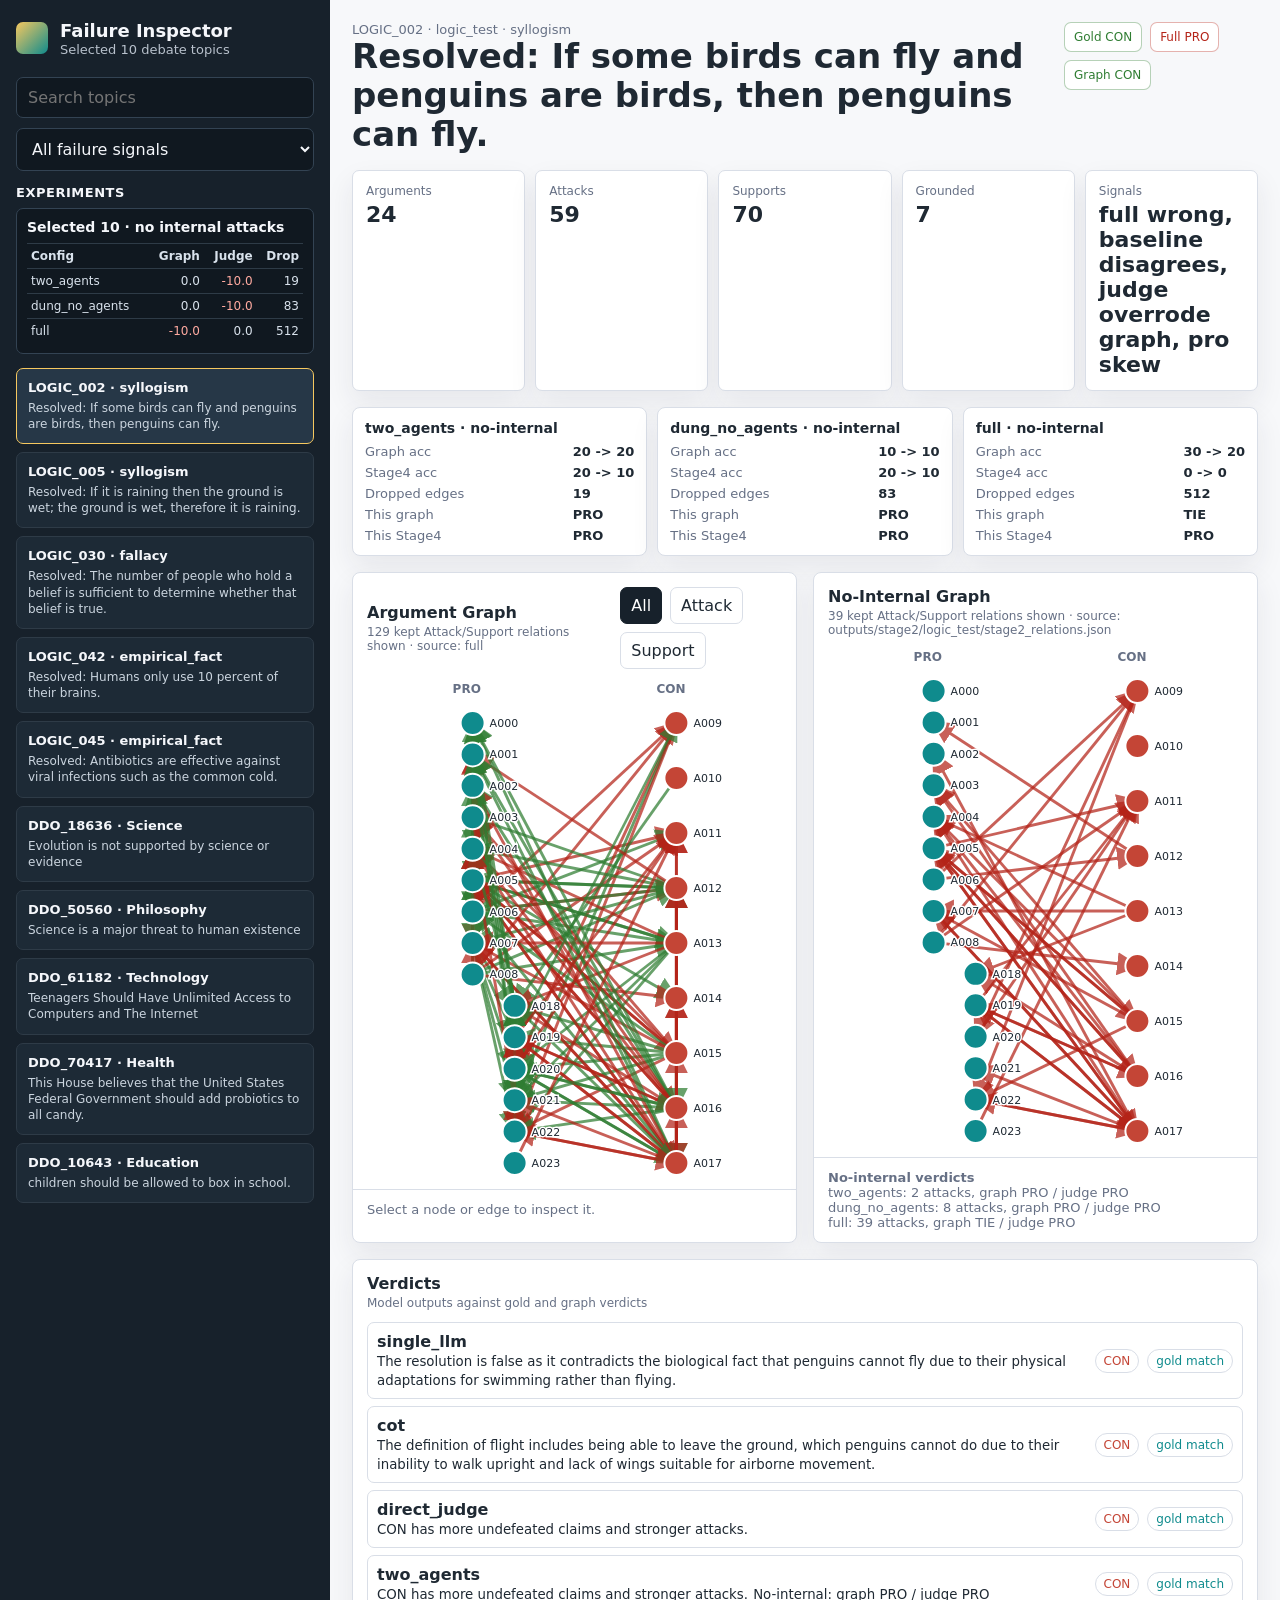
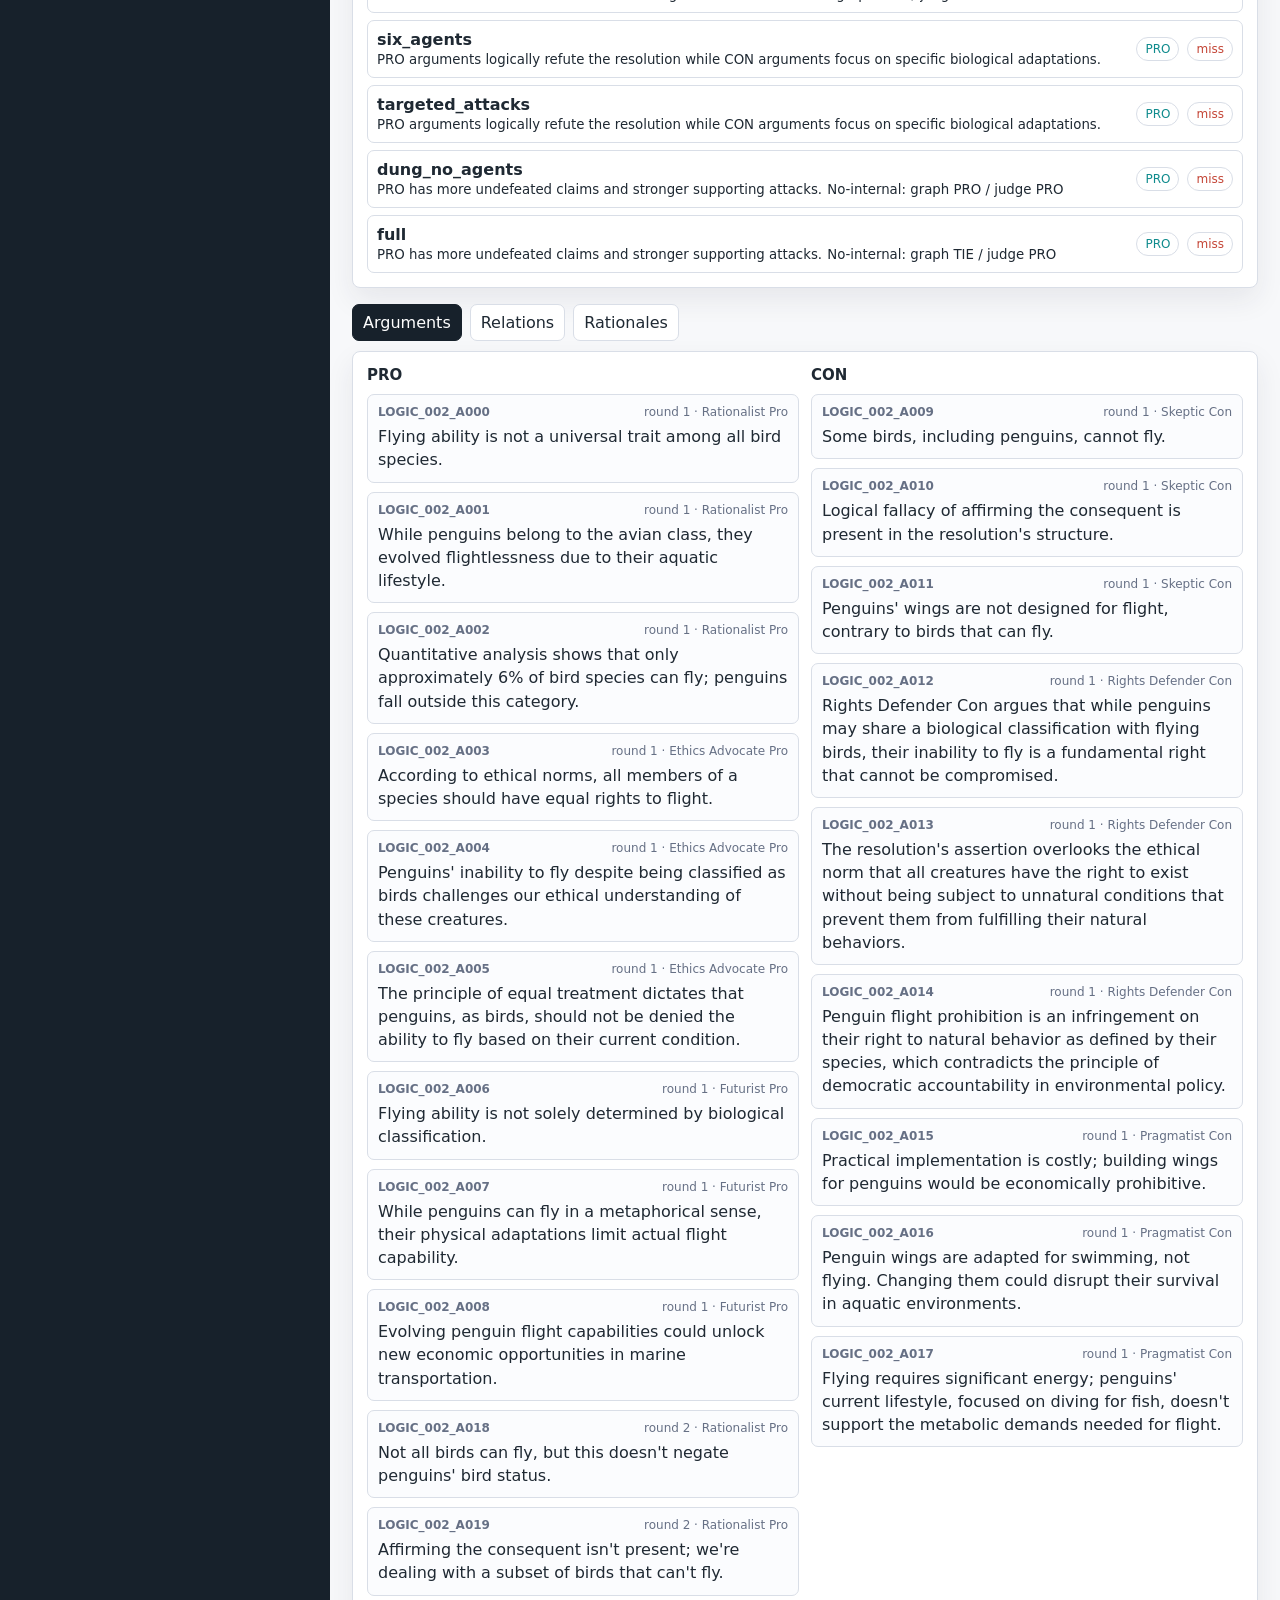
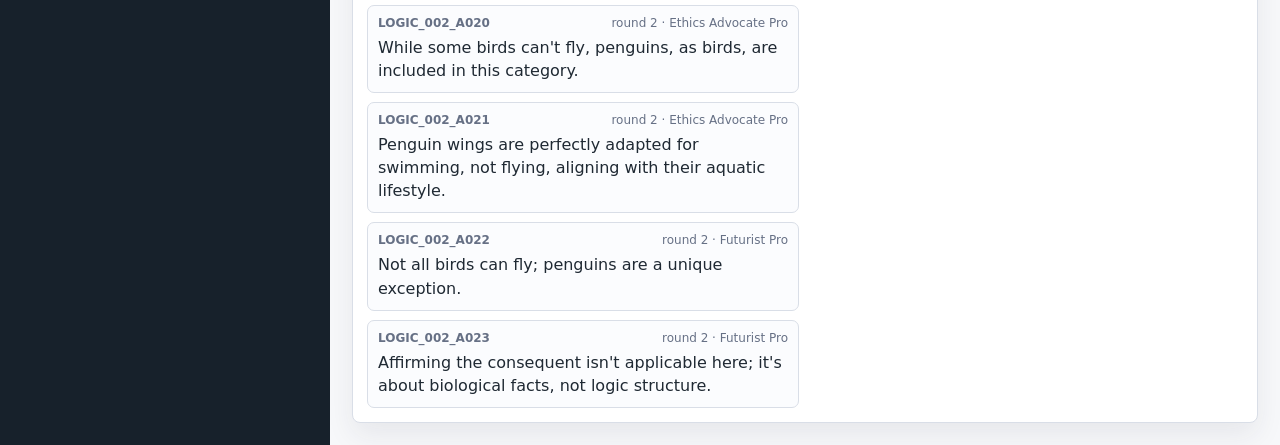
<file: web_inspector/index.html>
<!doctype html>
<html lang="en">
  <head>
    <meta charset="utf-8" />
    <meta name="viewport" content="width=device-width, initial-scale=1" />
    <title>MAJ-Debate Failure Inspector</title>
    <link rel="stylesheet" href="styles.css" />
  </head>
  <body>
    <aside class="sidebar">
      <div class="brand">
        <span class="mark"></span>
        <div>
          <h1>Failure Inspector</h1>
          <p>Selected 10 debate topics</p>
        </div>
      </div>
      <div class="filters">
        <input id="search" type="search" placeholder="Search topics" />
        <select id="flagFilter" aria-label="Failure filter">
          <option value="all">All failure signals</option>
          <option value="full_wrong">Full pipeline wrong</option>
          <option value="baseline_disagrees">Baseline disagrees</option>
          <option value="judge_overrode_graph">Judge overrode graph</option>
          <option value="pro_skew">PRO skew</option>
        </select>
      </div>
      <section id="globalExperiments" class="global-experiments"></section>
      <nav id="topicList" class="topic-list"></nav>
    </aside>

    <main class="workspace">
      <header class="topbar">
        <div>
          <p id="eyebrow" class="eyebrow">Loading</p>
          <h2 id="topicTitle">MAJ-Debate</h2>
        </div>
        <div id="verdictChips" class="chips"></div>
      </header>

      <section class="metrics" id="metrics"></section>

      <section id="experimentSummary" class="experiment-summary"></section>

      <section class="split">
        <div class="panel graph-panel">
          <div class="panel-head">
            <div>
              <h3>Argument Graph</h3>
              <p id="graphCaption">Kept Attack and Support relations</p>
            </div>
            <div class="graph-controls">
              <button data-edge-filter="all" class="active">All</button>
              <button data-edge-filter="Attack">Attack</button>
              <button data-edge-filter="Support">Support</button>
            </div>
          </div>
          <svg id="graph" role="img" aria-label="Argument relation graph"></svg>
          <div id="selectedEdge" class="edge-detail">Select a node or edge to inspect it.</div>
        </div>

        <div class="panel graph-panel">
          <div class="panel-head">
            <div>
              <h3>No-Internal Graph</h3>
              <p id="graphCaptionNoInternal">Cross-stance attacks only</p>
            </div>
          </div>
          <svg id="graphNoInternal" role="img" aria-label="No internal attack graph"></svg>
          <div id="selectedEdgeNoInternal" class="edge-detail">Selected10 no-internal graph not loaded for this topic.</div>
        </div>
      </section>

      <section class="split split-secondary">
        <div class="panel">
          <div class="panel-head">
            <div>
              <h3>Verdicts</h3>
              <p>Model outputs against gold and graph verdicts</p>
            </div>
          </div>
          <div id="verdictTable" class="verdict-table"></div>
        </div>
      </section>

      <section class="tabs">
        <button data-tab="arguments" class="active">Arguments</button>
        <button data-tab="relations">Relations</button>
        <button data-tab="rationales">Rationales</button>
      </section>

      <section id="detailPanel" class="detail-panel"></section>
    </main>

    <script src="app.js"></script>
  </body>
</html>
</file>
<file: web_inspector/styles.css>
:root {
  --bg: #f7f8fa;
  --surface: #ffffff;
  --ink: #1f2933;
  --muted: #667085;
  --line: #d9dee7;
  --pro: #0f8b8d;
  --con: #c44536;
  --support: #2f7d32;
  --attack: #b42318;
  --warn: #b76e00;
  --shadow: 0 12px 28px rgba(32, 41, 58, 0.08);
}

* {
  box-sizing: border-box;
}

body {
  margin: 0;
  min-height: 100vh;
  color: var(--ink);
  background: var(--bg);
  font-family: Inter, ui-sans-serif, system-ui, -apple-system, BlinkMacSystemFont, "Segoe UI", sans-serif;
  display: grid;
  grid-template-columns: 330px minmax(0, 1fr);
}

button,
input,
select {
  font: inherit;
}

.sidebar {
  background: #17212b;
  color: #f5f7fb;
  min-height: 100vh;
  padding: 20px 16px;
  position: sticky;
  top: 0;
  overflow: auto;
}

.brand {
  display: flex;
  gap: 12px;
  align-items: center;
  margin-bottom: 20px;
}

.mark {
  width: 32px;
  height: 32px;
  border-radius: 7px;
  background: linear-gradient(135deg, #f6c85f 0%, #0f8b8d 100%);
}

.brand h1,
.brand p,
.topbar h2,
.topbar p,
.panel h3,
.panel p {
  margin: 0;
}

.brand h1 {
  font-size: 18px;
  line-height: 1.2;
}

.brand p {
  color: #b8c1cc;
  font-size: 13px;
}

.filters {
  display: grid;
  gap: 10px;
  margin-bottom: 14px;
}

.filters input,
.filters select {
  width: 100%;
  border: 1px solid #334353;
  background: #101820;
  color: #f5f7fb;
  border-radius: 7px;
  padding: 10px 11px;
}

.topic-list {
  display: grid;
  gap: 8px;
}

.global-experiments {
  margin-bottom: 14px;
}

.global-experiments:empty {
  display: none;
}

.global-experiments h2 {
  margin: 0 0 8px;
  color: #f5f7fb;
  font-size: 13px;
  text-transform: uppercase;
  letter-spacing: 0.04em;
}

.global-experiment-card {
  border: 1px solid #334353;
  background: #101820;
  border-radius: 7px;
  padding: 10px;
}

.global-experiment-card h3 {
  margin: 0 0 8px;
  color: #f5f7fb;
  font-size: 14px;
}

.global-experiment-table {
  width: 100%;
  border-collapse: collapse;
  color: #d9e2ec;
  font-size: 12px;
}

.global-experiment-table th,
.global-experiment-table td {
  padding: 5px 4px;
  border-top: 1px solid #2e3b47;
  text-align: right;
}

.global-experiment-table th:first-child,
.global-experiment-table td:first-child {
  text-align: left;
}

.delta-good {
  color: #80d39b;
}

.delta-bad {
  color: #ffaaa0;
}

.delta-flat {
  color: #d9e2ec;
}

.topic-button {
  width: 100%;
  text-align: left;
  border: 1px solid #2e3b47;
  border-radius: 7px;
  padding: 11px;
  color: #f5f7fb;
  background: #1d2a36;
  cursor: pointer;
}

.topic-button.active {
  border-color: #f6c85f;
  background: #263747;
}

.topic-button strong {
  display: block;
  font-size: 13px;
  margin-bottom: 5px;
}

.topic-button span {
  display: block;
  color: #cbd5df;
  font-size: 12px;
  line-height: 1.35;
}

.workspace {
  min-width: 0;
  padding: 22px;
}

.topbar {
  display: flex;
  justify-content: space-between;
  gap: 16px;
  align-items: flex-start;
  margin-bottom: 16px;
}

.eyebrow {
  color: var(--muted);
  font-size: 13px;
  margin-bottom: 6px;
}

.topbar h2 {
  font-size: clamp(22px, 3vw, 34px);
  line-height: 1.15;
  max-width: 900px;
}

.chips,
.metric-row,
.graph-controls,
.tabs {
  display: flex;
  flex-wrap: wrap;
  gap: 8px;
}

.chip,
.metric,
.tabs button,
.graph-controls button {
  border-radius: 7px;
  border: 1px solid var(--line);
  background: var(--surface);
}

.chip {
  padding: 7px 9px;
  font-size: 12px;
  white-space: nowrap;
}

.chip.good {
  border-color: rgba(47, 125, 50, 0.35);
  color: var(--support);
}

.chip.bad {
  border-color: rgba(180, 35, 24, 0.35);
  color: var(--attack);
}

.metrics {
  display: grid;
  grid-template-columns: repeat(5, minmax(120px, 1fr));
  gap: 10px;
  margin-bottom: 16px;
}

.experiment-summary {
  margin-bottom: 16px;
}

.experiment-summary:empty {
  display: none;
}

.experiment-grid {
  display: grid;
  grid-template-columns: repeat(3, minmax(0, 1fr));
  gap: 10px;
}

.experiment-card {
  background: var(--surface);
  border: 1px solid var(--line);
  border-radius: 8px;
  padding: 12px;
  box-shadow: var(--shadow);
}

.experiment-card h3 {
  margin: 0 0 8px;
  font-size: 14px;
}

.experiment-card dl {
  display: grid;
  grid-template-columns: 1fr auto;
  gap: 6px 10px;
  margin: 0;
  font-size: 13px;
}

.experiment-card dt {
  color: var(--muted);
}

.experiment-card dd {
  margin: 0;
  font-weight: 700;
}

.metric {
  padding: 13px;
  box-shadow: var(--shadow);
}

.metric span {
  display: block;
  color: var(--muted);
  font-size: 12px;
}

.metric strong {
  display: block;
  font-size: 22px;
  margin-top: 4px;
}

.split {
  display: grid;
  grid-template-columns: repeat(2, minmax(0, 1fr));
  gap: 16px;
  margin-bottom: 16px;
}

.split-secondary {
  grid-template-columns: minmax(0, 1fr);
}

.panel,
.detail-panel {
  background: var(--surface);
  border: 1px solid var(--line);
  border-radius: 8px;
  box-shadow: var(--shadow);
}

.panel-head {
  display: flex;
  justify-content: space-between;
  gap: 12px;
  align-items: center;
  padding: 14px 14px 0;
}

.panel h3 {
  font-size: 16px;
}

.panel p {
  color: var(--muted);
  font-size: 12px;
  margin-top: 3px;
}

.graph-controls button,
.tabs button {
  cursor: pointer;
  padding: 8px 10px;
  color: var(--ink);
}

.graph-controls button.active,
.tabs button.active {
  background: #17212b;
  border-color: #17212b;
  color: #fff;
}

#graph {
  width: 100%;
  height: 520px;
  display: block;
}

#graphNoInternal {
  width: 100%;
  height: 520px;
  display: block;
}

.edge-detail {
  min-height: 46px;
  border-top: 1px solid var(--line);
  padding: 12px 14px;
  color: var(--muted);
  font-size: 13px;
}

.node {
  cursor: pointer;
}

.node circle {
  stroke: #fff;
  stroke-width: 2;
}

.node text {
  font-size: 11px;
  fill: #1f2933;
  paint-order: stroke;
  stroke: #fff;
  stroke-width: 3px;
}

.edge {
  cursor: pointer;
  opacity: 0.72;
}

.edge:hover {
  opacity: 1;
  stroke-width: 3;
}

.verdict-table {
  padding: 12px 14px 14px;
  display: grid;
  gap: 7px;
}

.verdict-row {
  display: grid;
  grid-template-columns: 1fr auto auto;
  gap: 8px;
  align-items: center;
  border: 1px solid var(--line);
  border-radius: 7px;
  padding: 9px;
}

.verdict-row .config {
  font-weight: 700;
}

.pill {
  border-radius: 999px;
  padding: 4px 8px;
  font-size: 12px;
  border: 1px solid var(--line);
}

.pill.pro {
  color: var(--pro);
}

.pill.con {
  color: var(--con);
}

.pill.tie {
  color: var(--warn);
}

.tabs {
  margin-bottom: 10px;
}

.detail-panel {
  padding: 14px;
}

.arg-grid {
  display: grid;
  grid-template-columns: repeat(2, minmax(0, 1fr));
  gap: 12px;
}

.arg-list,
.relation-list,
.rationale-list {
  display: grid;
  gap: 9px;
}

.arg-card,
.relation-card,
.rationale-card {
  border: 1px solid var(--line);
  border-radius: 7px;
  padding: 10px;
  background: #fbfcfe;
}

.arg-card header,
.relation-card header,
.rationale-card header {
  display: flex;
  justify-content: space-between;
  gap: 8px;
  color: var(--muted);
  font-size: 12px;
  margin-bottom: 6px;
}

.arg-card p,
.relation-card p,
.rationale-card p {
  margin: 0;
  line-height: 1.45;
}

.section-title {
  margin: 0 0 10px;
  font-size: 15px;
}

@media (max-width: 1120px) {
  body {
    grid-template-columns: 1fr;
  }

  .sidebar {
    position: relative;
    min-height: auto;
  }

  .split,
  .arg-grid,
  .experiment-grid,
  .metrics {
    grid-template-columns: 1fr;
  }
}
</file>
